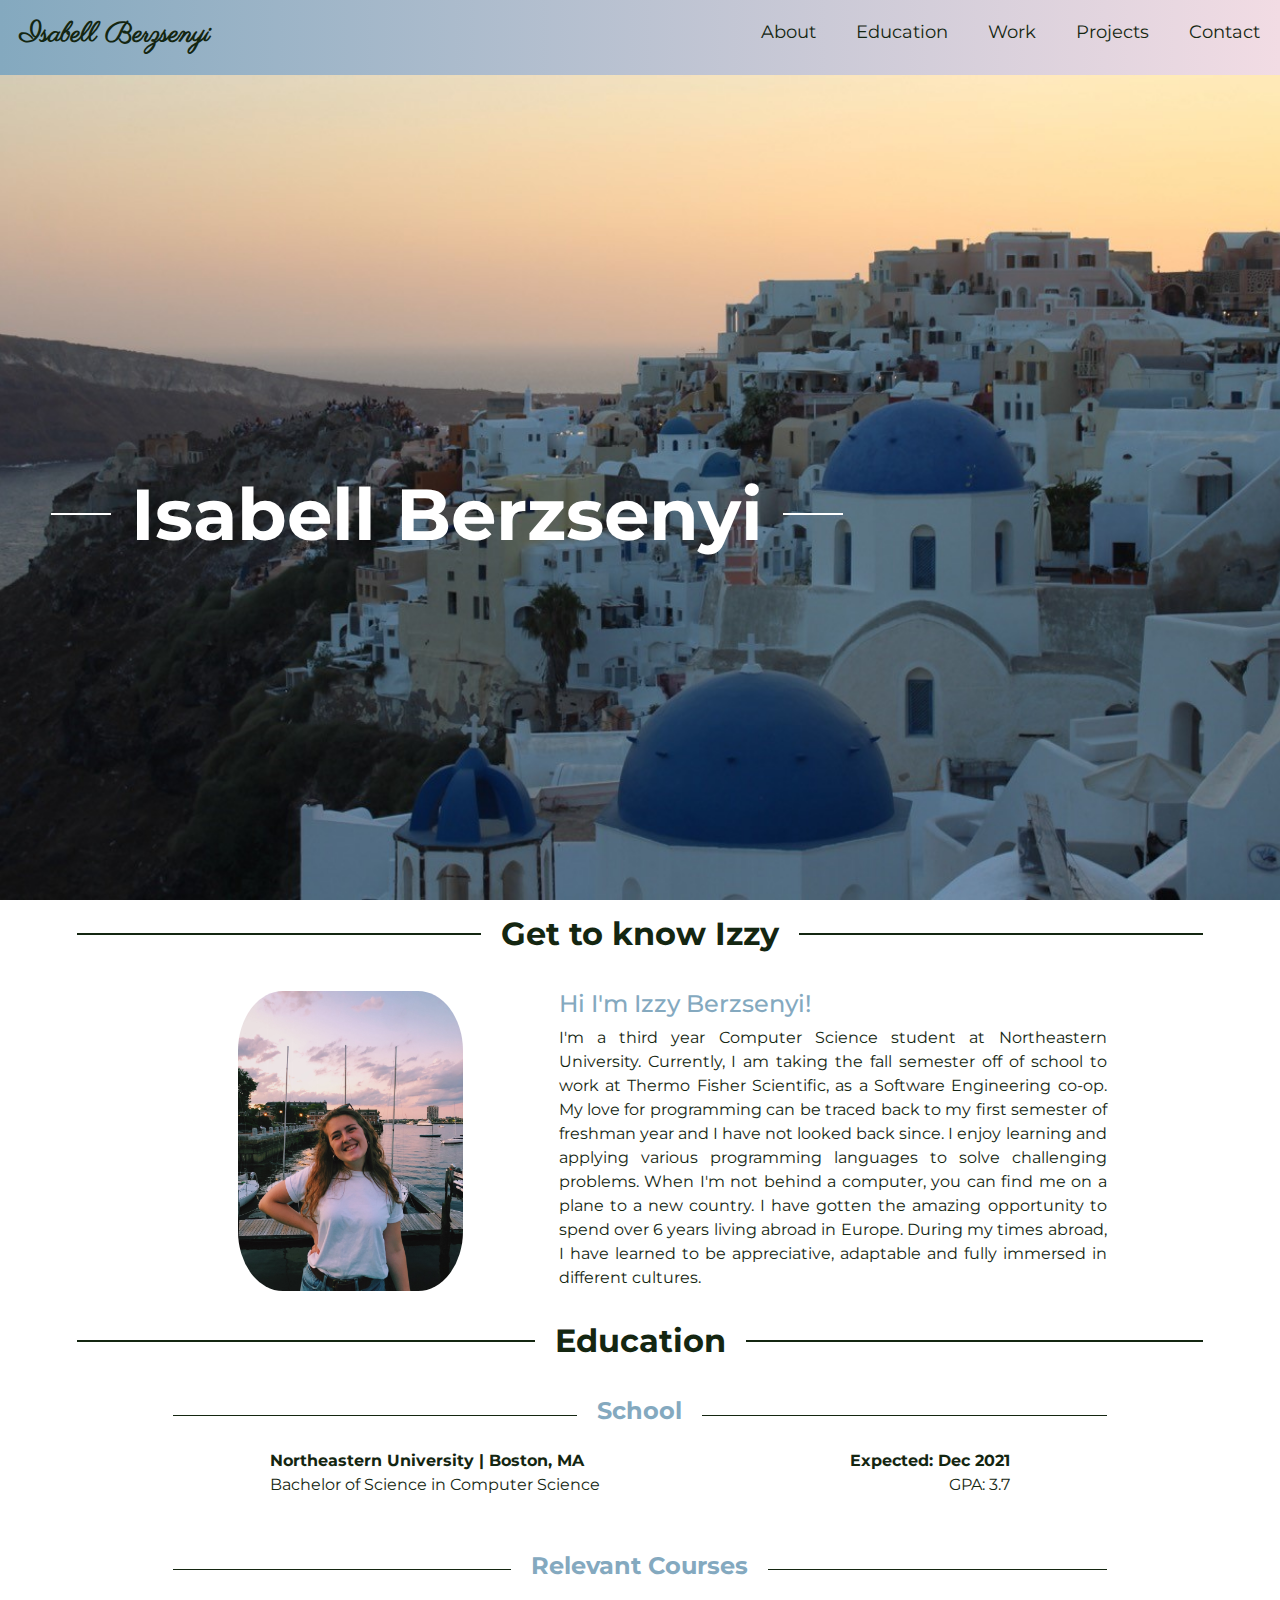
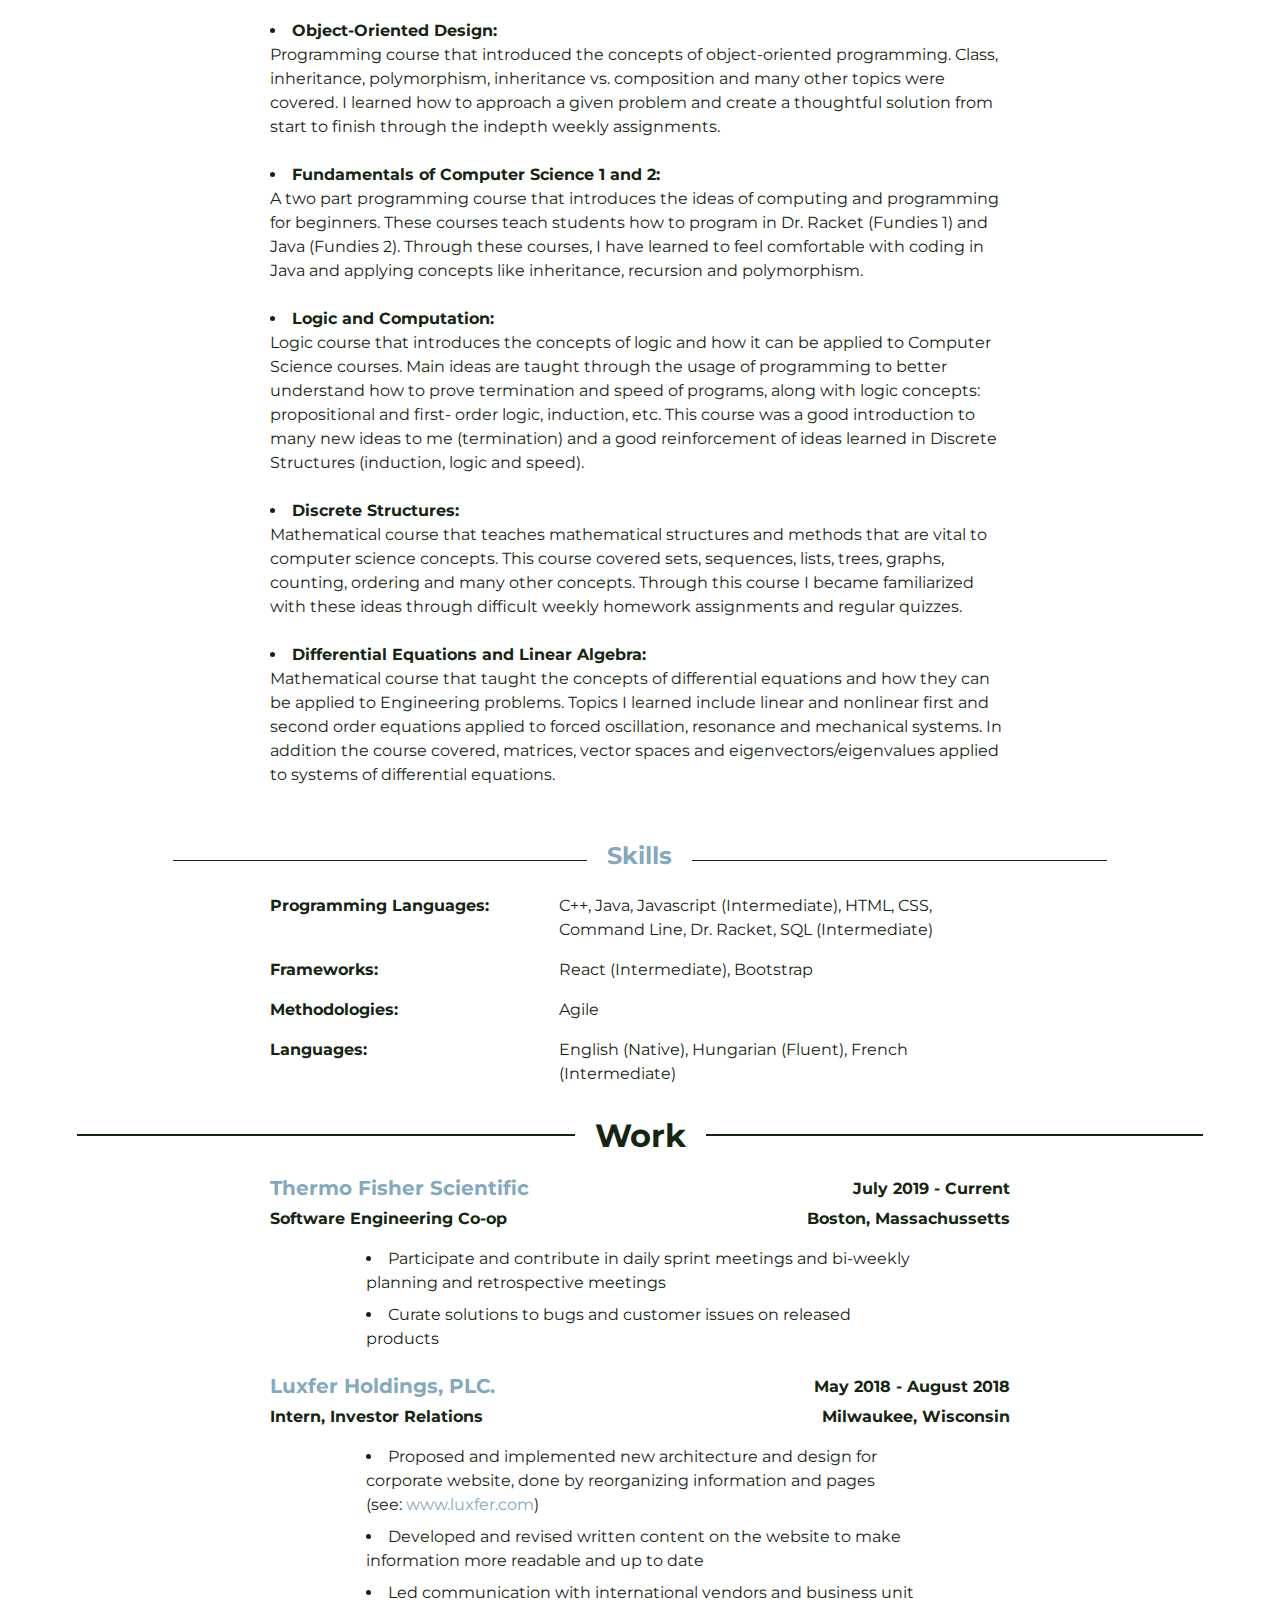
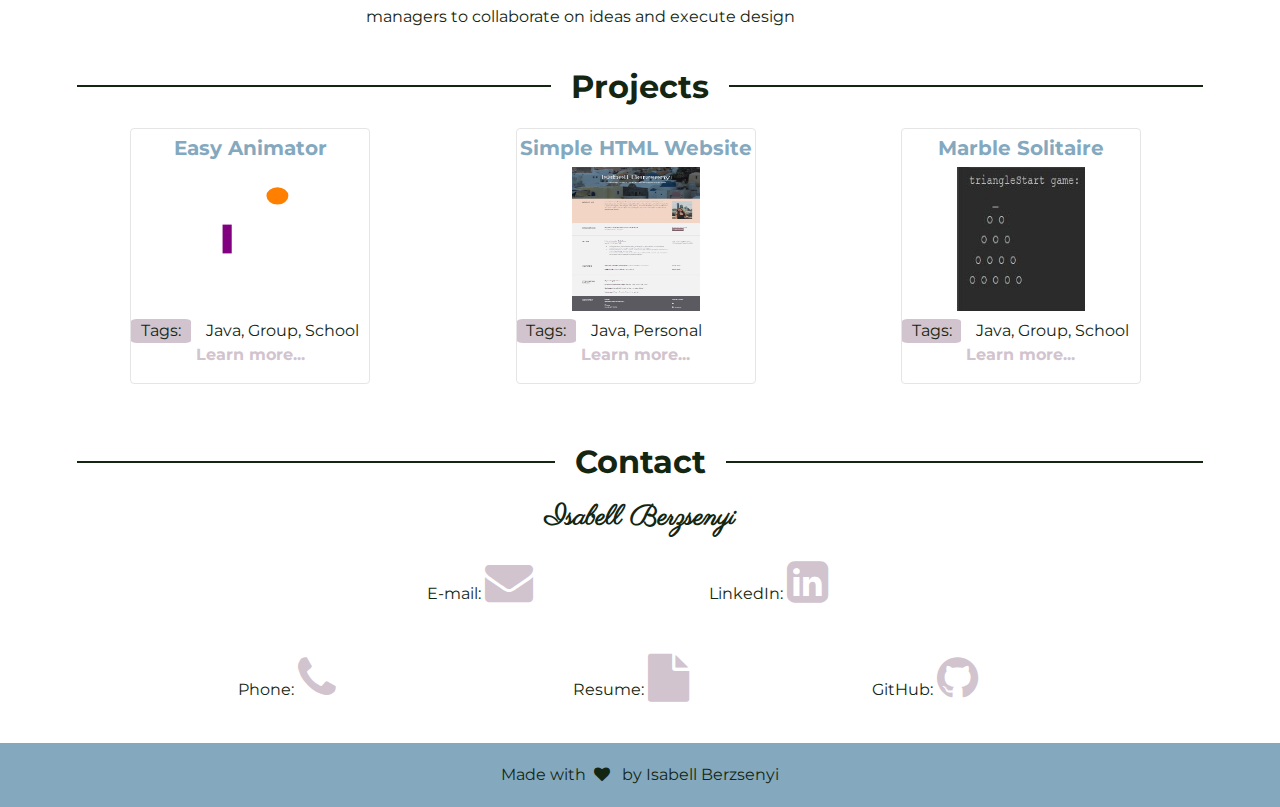
<file: index.html>
<!DOCTYPE html>
<html lang="en">
<head>
	<title>Isabell Berzsenyi's Website!</title>
	<!-- Required meta tags -->
	<meta charset="utf-8">
	<meta name="author" content="Isabell Berzsenyi">
	<meta name="viewport" content="width=device-width, initial-scale=1">
	<meta http-equiv="x-ua-compatible" content="ie=edge">

	<!-- Bootstrap CSS -->
	<link rel="stylesheet" href="css/bootstrap.min.css">
	<link rel="stylesheet" href="css/custom.css">
	<!-- Fonts -->
	<link href="https://fonts.googleapis.com/css?family=Montserrat|Parisienne&display=swap" rel="stylesheet">
	<link href='https://fonts.googleapis.com/css?family=Lato:400,700,900,300' rel='stylesheet' type='text/css'>
	<link href='http://fonts.googleapis.com/css?family=Open+Sans:400,300,300italic,400italic,600,600italic,700,700italic,800,800italic' rel='stylesheet' type='text/css'>
	<link href='https://fonts.googleapis.com/css?family=Raleway:400,300,600,700,900' rel='stylesheet' type='text/css'>
	<link rel="stylesheet" href="https://maxcdn.bootstrapcdn.com/font-awesome/4.4.0/css/font-awesome.min.css">
	<link rel="stylesheet" href="https://cdnjs.cloudflare.com/ajax/libs/font-awesome/4.7.0/css/font-awesome.min.css">
</head>

<body>
	<div class="page-container" id="wrapper">
		<!-- Header Title -->
		<header>

			<div id="navbar">
				<!-- Logo -->
				<a href="index.html" id="logo"><h3 id="cursive">Isabell Berzsenyi</h3></a>
					<!-- Navigation -->
					<div id="navbar-right">
						<a href=#about>About</a>
						<a href=#education>Education</a>
						<a href=#work>Work</a>
						<a href=#project>Projects</a>
						<a href=#contact>Contact</a>
					</div>
				</div>

				<div class="row centered">
					<div class="col-md-8" id="header-title">
						<h2 class="display-2" id="section-title">Isabell Berzsenyi</h2>
					</div>
				</div>
			</header>

			<!-- About -->
			<section class="about section-title" id="about">
				<div class="container">
					<div class="row centered">
						<div class="col-md-12">
							<h2 id="section-title">Get to know Izzy</h2>
						</div>
					</div>
					<div class="row centered">
						<div class="col-md-4 col-md-offset-1">
							<p><img src="img/me2.jpg" alt="Picture of me" id="biopic"></p>
						</div>
						<div class="col-md-6" id="bio">
							<h4 id="position-left"> Hi I'm Izzy Berzsenyi! </h4>
							<p class="bio-words">I'm a third year Computer Science student at Northeastern University. Currently, I am taking the fall
								semester off of school to work at Thermo Fisher Scientific, as a Software Engineering co-op. My love for programming can be
								traced back to my first semester of freshman year and I have not looked back since. I enjoy learning and applying various programming
								languages to solve challenging problems. When I'm not behind a computer, you can find me on a plane to a new country. I have gotten
								the amazing opportunity to spend over 6 years living abroad in Europe. During my times abroad, I have learned to be appreciative,
								adaptable and fully immersed in different cultures. </p>
						</div>
					</div>
				</div>
			</section>

			<!-- Education -->
			<section class="education section-title" id="education">
				<div class="container">
					<div class="row centered">
						<div class="col-md-12">
							<h2 id="section-title">Education</h2>
						</div>
					</div>

					<!-- School -->
					<div class="row centered">
						<div class="col-md-10 col-md-offset-1" id="small-section">
							<h4 id="position-left"><b>School</b></h4>
						</div>
					</div>
					<div class="row centered">
						<div class="col-md-5 col-md-offset-2">
							<p id="position-left" class="tight"><b>Northeastern University | Boston, MA</b></p>
							<p id="position-left">Bachelor of Science in Computer Science</p><br>
						</div>
						<div class="col-md-3">
							<p id="position-right" class="tight"><b>Expected: Dec 2021</b></p>
							<p id="position-right">GPA: 3.7</p>
						</div>
					</div>

					<!-- Relevant Courses -->
					<div class="row centered">
						<div class="col-md-10 col-md-offset-1" id="small-section">
							<h4 id="position-left"><b>Relevant Courses</b></h4>
						</div>
					</div>
					<div class="row centered">
						<div class="col-md-8 col-md-offset-2">
							<p><ul id="position-left">
								<li><b>Object-Oriented Design: </b> <p id="p-justify">Programming course that introduced the concepts of object-oriented programming. Class, inheritance, polymorphism,
									inheritance vs. composition and many other topics were covered. I learned how to approach a given problem and create a thoughtful solution from
									start to finish through the indepth weekly assignments. </p></li>
								<li><b>Fundamentals of Computer Science 1 and 2: </b> <p id="p-justify">A two part programming course that introduces the ideas of computing and programming for beginners.
								These courses teach students how to program in Dr. Racket (Fundies 1) and Java (Fundies 2). Through these courses, I have learned to feel comfortable
								with coding in Java and applying concepts like inheritance, recursion and polymorphism.</p></li>
								<li><b>Logic and Computation: </b> <p id="p-justify">Logic course that introduces the concepts of logic and how it can be applied to Computer Science courses. Main ideas are
								taught through the usage of programming to better understand how to prove termination and speed of programs, along with logic concepts: propositional and first-
							order logic, induction, etc. This course was a good introduction to many new ideas to me (termination) and a good reinforcement of ideas learned in Discrete Structures
						(induction, logic and speed).</p></li>
								<li><b>Discrete Structures: </b> <p id="p-justify">Mathematical course that teaches mathematical structures and methods that are vital to computer science concepts. This course
								covered sets, sequences, lists, trees, graphs, counting, ordering and many other concepts. Through this course I became familiarized with these ideas through
							 difficult weekly homework assignments and regular quizzes. </p></li>
								<li><b>Differential Equations and Linear Algebra: </b> <p id="p-justify">Mathematical course that taught the concepts of differential equations and how they can be applied to Engineering
								 problems. Topics I learned include linear and nonlinear first and second order equations applied to forced oscillation, resonance and mechanical systems. In addition the course covered,
								  matrices, vector spaces and eigenvectors/eigenvalues applied to systems of differential equations.</p></li>
							</ul></p>
						</div>
					</div>

					<!-- Skills -->
					<div class="row centered">
						<div class="col-md-10 col-md-offset-1" id="small-section">
							<h4 id="position-left"><b>Skills</b></h4>
						</div>
					</div>

					<div class="row centered">
						<div class="col-md-3 col-md-offset-2">
							<p id="position-left"><b>Programming Languages:</b></p>
						</div>
						<div class="col-md-5">
							<p id="position-left">C++, Java, Javascript (Intermediate), HTML, CSS, Command Line, Dr. Racket, SQL (Intermediate)</p>
						</div>
					</div>

					<div class="row centered">
						<div class="col-md-3 col-md-offset-2">
							<p id="position-left"><b>Frameworks:</b></p>
						</div>
						<div class="col-md-5">
							<p id="position-left">React (Intermediate), Bootstrap</p>
						</div>
					</div>

					<div class="row centered">
						<div class="col-md-3 col-md-offset-2">
							<p id="position-left"><b>Methodologies:</b></p>
						</div>
						<div class="col-md-5">
							<p id="position-left">Agile</p>
						</div>
					</div>

					<div class="row centered">
						<div class="col-md-3 col-md-offset-2">
							<p id="position-left"><b>Languages:</b></p>
						</div>
						<div class="col-md-5">
							<p id="position-left">English (Native), Hungarian (Fluent), French (Intermediate)</p>
						</div>
					</div>

				</div>
			</section>

			<!-- Work Experience -->
			<section class="work section-title" id="work">
				<div class="container">
					<div class="row centered">
						<div class="col-md-12">
							<h2 id="section-title">Work</h2>
						</div>
					</div>
					<!-- Work Experience 1 -->
					<div class="row centered work">
						<div class="col-md-4 col-md-offset-2">
							<!-- Company -->
							<h5 id="position-left"><b>Thermo Fisher Scientific</b></h5>
						</div>
						<div class="col-md-4">
							<!-- Time -->
							<p id="position-right" class="tight"><b>July 2019 - Current</b></p>
						</div>
					</div>
					<div class="row centered">
						<div class="col-md-4 col-md-offset-2">
							<!-- Position -->
							<p id="position-left"><b>Software Engineering Co-op</b></p>
						</div>
						<div class="col-md-4">
							<!-- Location -->
							<p id="position-right" class="tight"><b>Boston, Massachussetts</b></p>
						</div>
					</div>
					<div class="row centered">
						<div class="col-md-6 col-md-offset-3">
							<ul id="position-left">
								<li>Participate and contribute in daily sprint meetings and bi-weekly planning and retrospective meetings</li>
								<li>Curate solutions to bugs and customer issues on released products</li>
							</ul>
						</div>
					</div>

					<!-- Work Experience 2 -->
					<div class="row centered work">
						<div class="col-md-4 col-md-offset-2">
							<h5 id="position-left"><b>Luxfer Holdings, PLC.</b></h5>
						</div>
						<div class="col-md-4">
							<p id="position-right" class="tight"><b>May 2018 - August 2018</b></p>
						</div>
					</div>
					<div class="row centered">
						<div class="col-md-4 col-md-offset-2">
							<p id="position-left"><b>Intern, Investor Relations</b></p>
						</div>
						<div class="col-md-4">
							<p id="position-right" class="tight"><b>Milwaukee, Wisconsin</b></p>
						</div>
					</div>
					<div class="row centered">
						<div class="col-md-6 col-md-offset-3">
							<ul id="position-left">
								<li>Proposed and implemented new architecture and design for corporate website, done by reorganizing information and pages (see: <a href="https://www.luxfer.com/" target="_blank">www.luxfer.com</a>)</li>
								<li>Developed and revised written content on the website to make information more readable and up to date </li>
								<li>Led communication with international vendors and business unit managers to collaborate on ideas and execute design</li>
							</ul>
						</div>
					</div>
				</div>
			</section>

			<!-- Project -->
			<section class="project section-title" id="project">
				<div class="container">
					<div class="row centered">
						<div class="col-md-12">
							<h2 id="section-title">Projects</h2>
						</div>
					</div>
					<div class="row centered bottom-space">
						<!-- Card 1 -->
						<div class="col-md-4">
							<div class="card" id="project-card">
								<div class="row">
									<div class="col-md-12">
										<h5 class="card-title tight"><b>Easy Animator</b></h5>
									</div>
								</div>
								<div class="row">
									<img
									src="img/projects/simple-example-with-loopback.svg"
									alt="svg of moving ellipse and rectangle"
									id="svg"/>
								</div>
								<div class="row">
									<div class="col-md-4"><p class="tight tag">Tags:</p></div>
									<div class="col-md-8 tight">
										<p id="position-left" class="tight">Java, Group, School</p>
									</div>
								</div>

								<!-- Button for modal -->
								<div class="row tight">
									<div class="myBtn" data-modal="modal-window-one">Learn more...</div>
								</div>
								<!-- Modal -->
								<div id="modal-window-one" class="modal-window modal">
									<div class="modal-content">
										<div class="modal-header">
											<h2 class="popup-header">Easy Animator</h2>
										</div>
										<div class="modal-body">
											<div class="col-md-4">
												<img
												src="img/projects/toh-at-20.svg"
												alt="Image for animator project."
												id="project-svg"/>
											</div>
											<div class="col-md-8" id="project-info">
												<p>This program was assigned as a group homework assignment that spanned a couple weeks for my Object-Oriented Design course. Through this assignment the goal was to design a model, controller and view, in Java, to ultimately create an editor animator. The model is created to represent an animation model and all of its functionalities. The view is created to portray the animation in four different ways: svg, text, visual and edit view. The svg and text views output the animations to a file, and the visual and edit views are shown in a popup window to show the animation. The edit view will have a second window popup where all aspects of the animation can be changed (number of shapes, colors, speed, looping, play/ pause, etc). Lastly, the controller was designed to communicate between the model and view.</p>
												<br>
												<p>Through this program, I learned how to create a View class and implement it through the text, svg, visual and edit views. The assignment was assigned in a vague manner, giving us room for interpretation and control over how we chose to implement the program.</p>
											</div>
										</div>
										<div class="modal-footer" id="position-center">
											<div class="col-md-12">
												<p class="card-text" id="learn-more">
													This code is locked to prevent plagiarism, to learn more contact Izzy <i class="fa fa-envelope" id="social-media"></i></p>
											</div>
										</div>
									</div>
								</div>

							</div>
						</div>

						<!-- Card 2 -->
						<div class="col-md-4">
							<div class="card" id="project-card">
								<div class="row">
									<div class="col-md-12">
								<h5 class="card-title tight"><b>Simple HTML Website</b></h5>
							</div>
							</div>
								<div class="row">
								<img
								src="img/projects/simple_res.JPG"
								alt="Simple resume website jpg."
								id="svg"/>
							</div>
								<div class="row">
									<div class="col-md-4"><p class="tight tag">Tags:</p></div>
									<div class="col-md-8 tight">
										<p id="position-left" class="tight">Java, Personal</p>
									</div>
								</div>

								<!-- Button for modal -->
								<div class="row tight">
								<div class="myBtn" data-modal="modal-window-two">Learn more...</div>
							</div>
								<!-- Modal -->
								<div id="modal-window-two" class="modal-window modal">
									<div class="modal-content">
										<div class="modal-header">
											<h2 class="popup-header">Simple Resume Website</h2>
										</div>
										<div class="modal-body">
											<div class="col-md-4">
												<img
												src="img/projects/simple_res.JPG"
												alt="Image for simple resume project."
												id="project-img"/>
											</div>
											<div class="col-md-8" id="project-info">
												<p>I started this personal side project to portray my resume in a visual manner and to learn how to work in HTML and CSS. This is a simple one page HTML website styled with Bootstrap (Version 3.0) and custom CSS written by me. Through this project I learned what HTML tags are, how they can be used to style the HTML code. Lastly, I learned how to make the most of Boostrap to create a website that is responsive on various screen styles.</p>
											</div>
										</div>
										<div class="modal-footer" id="position-center">
											<div class="col-md-12">
												<p class="card-text" id="learn-more"><a href="https://github.com/isabellberzsenyi/Simple-Resume-HTML">To view code.</a></p><p>
													<a href="demos/old-html-website/index.html" target="_blank">To view demo.</a></p>
												</div>
											</div>
										</div>
									</div>
								</div>
							</div>

						<!-- Card 3 -->
						<div class="col-md-4">
							<div class="card" id="project-card">
								<div class="row">
									<div class="col-md-12">
								<h5 class="card-title tight"><b>Marble Solitaire</b></h5>
							</div>
						</div>
						<div class="row">
								<img
								src="img/projects/marble_solitaire.JPG"
								alt="Triangle marble solitaire."
								id="svg"/>
							</div>
								<div class="row">
									<div class="col-md-4"><p class="tight tag">Tags:</p></div>
									<div class="col-md-8 tight">
										<p id="position-left" class="tight">Java, Group, School</p>
									</div>
								</div>

								<!-- Button for modal -->
								<div class="row tight">
								<div class="myBtn" data-modal="modal-window-three">Learn more...</div>
							</div>
								<!-- Modal -->
								<div id="modal-window-three" class="modal-window modal">
									<div class="modal-content">
										<div class="modal-header">
											<h2 class="popup-header">Marble Solitaire</h2>
										</div>
										<div class="modal-body">
											<div class="col-md-4">
												<img
												src="img/projects/marble_solitaire2.JPG"
												alt="Image for marble solitaire project."
												id="project-img"/>
											</div>
											<div class="col-md-8" id="project-info">
												<p>This program was assigned as a homework assignment that spanned a couple weeks for my Object-Oriented Design course. The goal of this assignment was to create a Marble Solitaire game in Java, by designing a model and controller then implementing each. The model represents the solitaire, and is implemented in three ways for three different shapes: European, Triangle and English. The controller was designed to communicate with the user through a Readable and Appendable to allow the user to play the game.</p>
												<br>
												<p>Through this assignment I learned how to implement multiple models and better abstract functions to reduce redundancies. In addition, I learned how to create a main function for the program to be run through.</p>
											</div>
										</div>
										<div class="modal-footer" id="position-center">
											<div class="col-md-12">
												<p class="card-text" id="learn-more">This code is locked to prevent plagiarism, to learn more contact Izzy <i class="fa fa-envelope" id="social-media"></i></p>
											</div>
										</div>
									</div>
								</div>
							</div>
						</div>
					</div>

					<!-- Row 2 -->
					<!--
					<div class="row centered bottom-space">

						<div class="col-md-4">
							<div class="card" id="project-card">
								<div class="row">
									<div class="col-md-12">
										<h5 class="card-title tight"><b>Project Name</b></h5>
									</div>
								</div>
								<div class="row">
									<img
									src="img/projects/simple-example-with-loopback.svg"
									alt="svg of moving ellipse and rectangle"
									id="svg"/>
								</div>
								<div class="row">
									<div class="col-md-4"><p class="tight tag">Tags:</p></div>
									<div class="col-md-8 tight">
										<p id="position-left" class="tight">Java, Group, School</p>
									</div>
								</div>
								<div class="row tight">
									<div class="myBtn" data-modal="modal-window-one">Learn more...</div>
								</div>
								<div id="modal-window-one" class="modal-window modal">
									<div class="modal-content">
										<div class="modal-header">
											<h2 class="popup-header">Project Name</h2>
										</div>
										<div class="modal-body">
											<div class="col-md-4">
												<img
												src="img/projects/toh-at-20.svg"
												alt="Image for animator project."
												id="project-svg"/>
											</div>
											<div class="col-md-8" id="project-info">
												<p>Description</p>
												<br>
												<p>Takeaways</p>
											</div>
										</div>
										<div class="modal-footer" id="position-center">
											<div class="col-md-12">
												<p class="card-text" id="learn-more"><a href="mailto:berzsenyi.i@husky.neu.edu">This code is locked to prevent plagiarism, to learn more contact Izzy <i class="fa fa-envelope" id="social-media"></i></a></p>
											</div>
										</div>
									</div>
								</div>

							</div>
						</div>
					</div> -->
				</div>
			</section>

			<!-- Contact -->
			<section class="contact bottom-space section-title" id="contact">
				<div class="container">
					<div class="row centered">
						<div class="col-md-12">
							<h2 id="section-title">Contact</h2>
						</div>
					</div>
					<div class="row centered">
						<div class="col-md-12">
							<h3 id="cursive">Isabell Berzsenyi </h3>
						</div>
					</div>
					<div class="row centered ">
						<div class="col-md-3 col-md-offset-3">
							<p id="position-center"> E-mail:
								<i class="fa fa-envelope fa-3x" id="social-media"></i>
							</p>
						</div>
						<div class="col-md-3">
							<p id="position-center"> LinkedIn:
								<a href="https://www.linkedin.com/in/isabell-berzsenyi" target="_blank"><i class="fa fa-linkedin-square fa-3x" id="social-media"></i></a>
							</p>
						</div>
					</div>
					<div class="row centered">
						<div class="col-md-3 col-md-offset-1">
							<p id="position-center"> Phone:
								<i class="fa fa-phone fa-3x" id="social-media"></i>
							</p>
						</div>
						<div class="col-md-3">
							<p id="position-right"> Resume:
								<!--<a href="RESUME.pdf" target="_blank">--><i class="fa fa-file fa-3x" id="social-media"></i><!--</a>-->
							</p>
						</div>
						<div class="col-md-3">
							<p id="position-right"> GitHub:
								<a href="https://github.com/isabellberzsenyi" target="_blank" ><i class="fa fa-github fa-3x" id="social-media"></i></a>
							</p>
						</div>
					</div>
				</div>
			</section>

			<!-- Footer section -->
			<footer>
				<p id="position-center">Made with<i class="fa fa-heart" id="footer-i"></i>    by Isabell Berzsenyi</p>
			</footer>
		</div>
	</body>
	<!-- JavaScripts -->
	<script src="js/main.js"></script>

	</html>
</file>
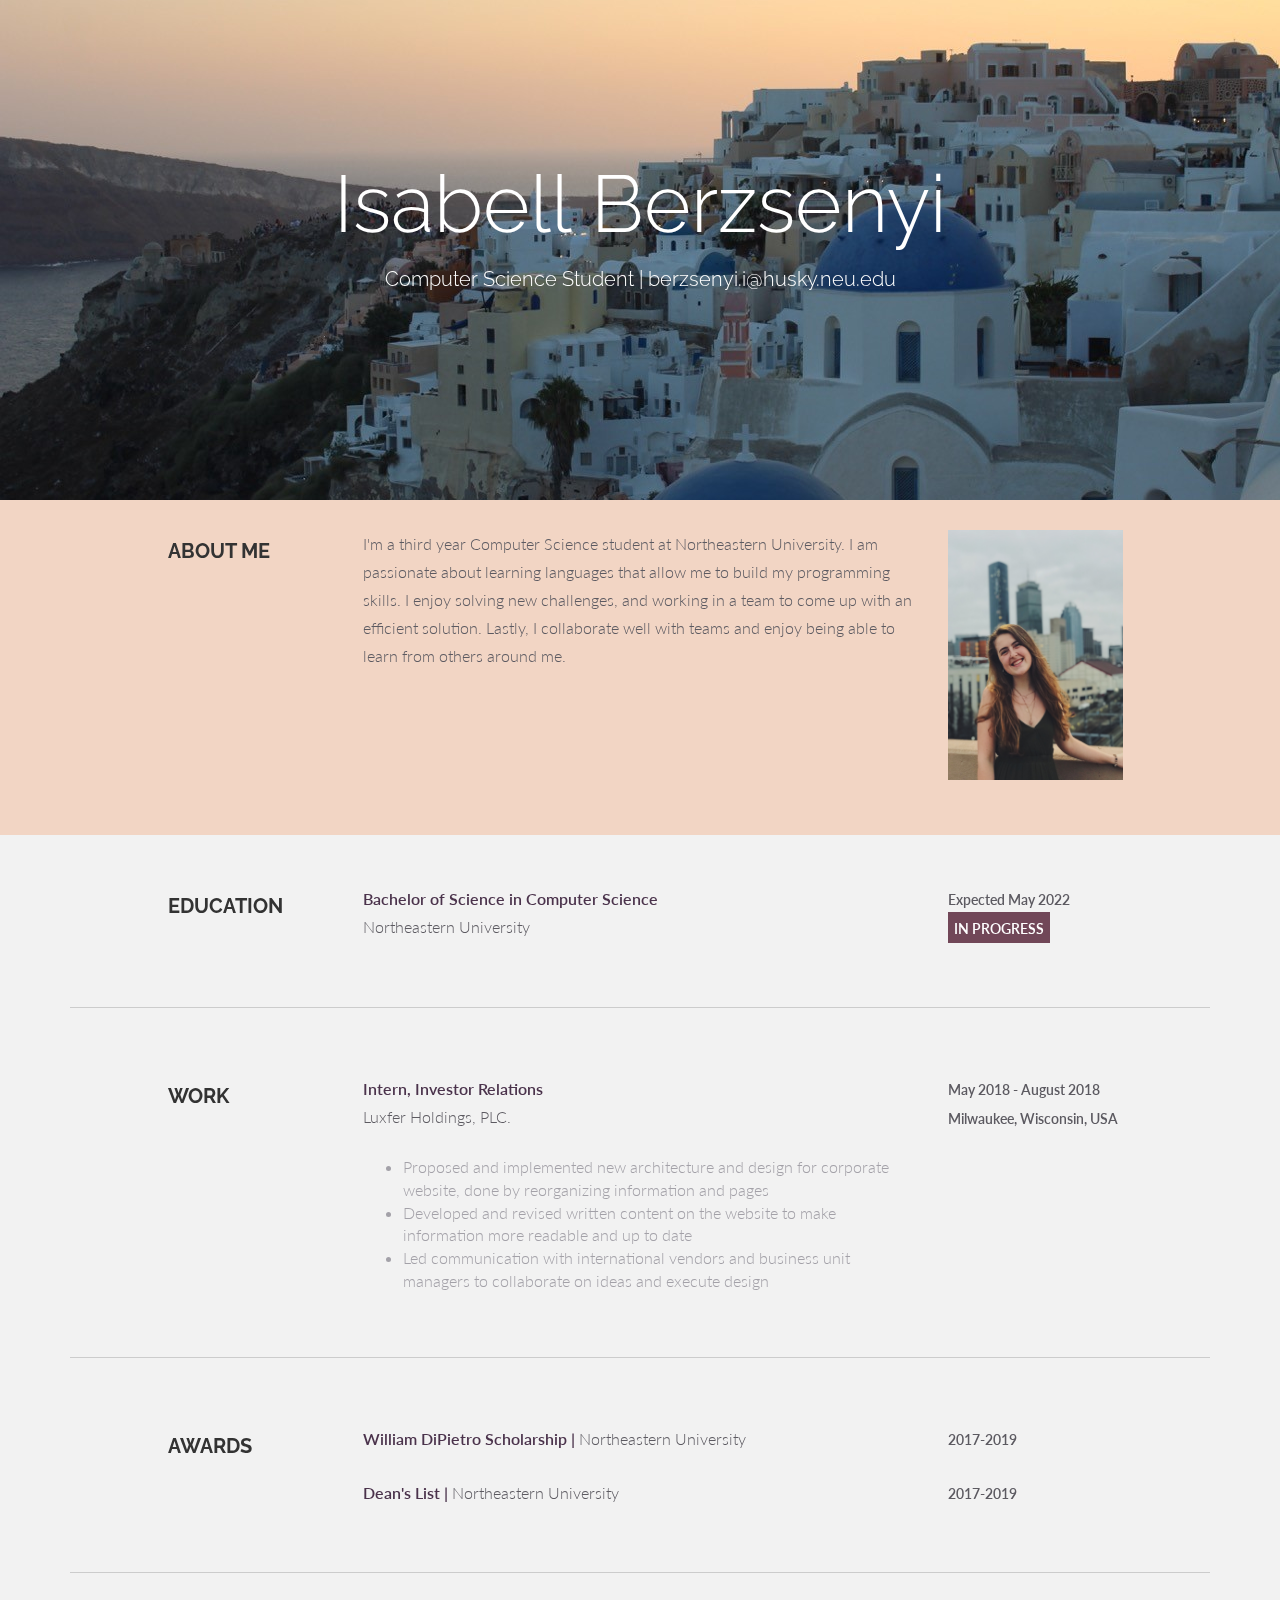
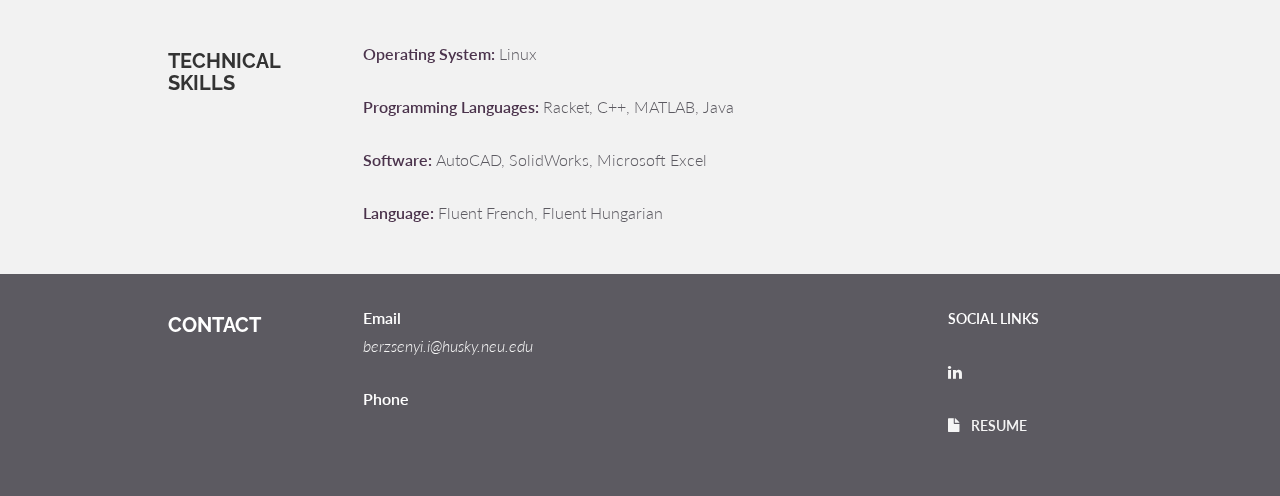
<file: demos/old-html-website/index.html>
<!DOCTYPE html>
<html lang="en">
<head>

	<meta charset="utf-8">
	<meta name="viewport" content="width=device-width, initial-scale=1.0, maximum-scale=1.0, user-scalable=no">	
	<meta name="description" content="Isabell's Professional Website">
	<meta name="author" content="Isabell is a third year Computer Science student at Northeastern University.">
	<link rel="shortcut icon" href="favicon.ico">
	<link rel="apple-touch-icon" href="icon.png" />

	<title>Isabell Berzsenyi</title>

	<!-- Bootstrap core CSS -->
	<link href="css/bootstrap.css" rel="stylesheet">
	<link rel="stylesheet" href="css/font-awesome.min.css">

	<!-- Link the main.css stylesheet -->
	<link href="css/main.css" rel="stylesheet">

	<!-- OPTIONAL: Google Fonts (don't forget to edit main.css also) -->
	<link href='//fonts.googleapis.com/css?family=Lato:300,400,700,300italic,400italic' rel='stylesheet' type='text/css'>
	<link href='//fonts.googleapis.com/css?family=Raleway:400,300,700' rel='stylesheet' type='text/css'>
</head>

<body>
	<div class="page-container">
		<!-- Header -->
		<div class="header" id="headerwrap">
			<div class="container">
				<div class="row centered">
					<div class="col-lg-12 animated fadeIn">
						<h1>Isabell Berzsenyi</h1>
						<h3>Computer Science Student | 
							<a href="mailto:berzsenyi.i@husky.neu.edu">berzsenyi.i@husky.neu.edu</a>
						</h3>
					</div>
				</div>
			</div>
		</div>

		<section id="about" name="about"></section>
		<div class="about">
			<div class="container">
				<div class="row"> 
					<div class="col-lg-2 col-lg-offset-1">
						<h5>ABOUT ME</h5>
					</div>
					<div class="col-lg-6" >
						<p> I'm a third year Computer Science student at Northeastern University. I am passionate about learning  languages that allow me to build my programming skills. I enjoy solving new challenges, and working in a team to come up with an efficient solution. Lastly, I collaborate well with teams and enjoy being able to learn from others around me.            
						</div>
						<div class="col-lg-3">
							<p><img src="me2.jpg" alt="Picture of me" height = 250px width = 175px ></p>
						</div>

					</div><!--/.row-->
				</div><!--/.container-->
			</div><!--/ #intro--> 

			<section id="resume" name="resume"></section>
			<!-- EDUCATION SECTION -->
			<div class="container desc">
				<div class="row">

					<div class="col-lg-2 col-lg-offset-1">
						<h5>EDUCATION</h5>
					</div>
					<!-- education line 1 -->
					<div class="col-lg-6">
						<p><t>Bachelor of Science in Computer Science</t><br/>
							Northeastern University
							<!--<br/><i>Boston, MA</i>-->

						</p>
					</div>
					<div class="col-lg-3">
						<p><sm>Expected May 2022</sm><br/>
							<imp><sm>IN PROGRESS</sm></imp>
						</p>
					</div>
				</div><!--/.row -->
				<br>
				<hr>
			</div><!--/.container -->

			<!-- WORK SECTION -->
			<div class="container desc">
				<div class="row">

					<div class="col-lg-2 col-lg-offset-1">
						<h5>WORK</h5>
					</div>
					<!-- work line 1 -->
					<div class="col-lg-6">
						<p class="tight"><t>Intern, Investor Relations</t><br/>
							Luxfer Holdings, PLC. <br/>

						</p>
						<p><more> <ul>
							<li>Proposed and implemented new architecture and design for corporate website, done by reorganizing information and pages</li>
							<li>Developed and revised written content on the website to make information more readable and up to date</li>
							<li>Led communication with international vendors and business unit managers to collaborate on ideas and execute design</li>
						</ul> </more></p>
					</div>
					<div class="col-lg-3">
						<p><sm>May 2018 - August 2018 <br/>
							Milwaukee, Wisconsin, USA
						</sm></p>
					</div>
				</div><!--/.row -->
				<br>
				<hr>
			</div><!--/.container -->


			<!-- AWARDS SECTION -->
			<div class="container desc">
				<div class="row">
					<div class="col-lg-2 col-lg-offset-1">
						<h5>AWARDS</h5>
					</div>

					<!-- awards line 1-->
					<div class="col-lg-6">
						<p><t>William DiPietro Scholarship | </t>
							Northeastern University<br/>
						</p>
					</div>
					<div class="col-lg-3">
						<p><sm>2017-2019</sm></p>
					</div>
					<!-- awards line 2-->
					<div class="col-lg-6 col-lg-offset-3">
						<p class"tight"><t>Dean's List | </t>
							Northeastern University<br/>
						</p>
					</div>
					<div class="col-lg-3">
						<p><sm>2017-2019</sm></p>
					</div>
				</div><!--/.row -->
				<br>
				<hr>
			</div><!--/.container -->

			<!-- TECHNICAL SKILLS SECTION -->
			<div class="container desc">
				<div class="row">
					<div class="col-lg-2 col-lg-offset-1">
						<h5>TECHNICAL SKILLS</h5>
					</div>
					<!-- technical skill line 1-->
					<div class="col-lg-6">
						<p><t>Operating System: </t>
							Linux<br/>
						</p>
					</div>

					<!-- technical skill line 2-->
					<div class="col-lg-6">
						<p><t>Programming Languages: </t>
							Racket, C++, MATLAB, Java<br/>
						</p>
					</div>

					<!-- technical skill line 3-->
					<div class="col-lg-6 col-lg-offset-3">
						<p><t>Software: </t>
							AutoCAD, SolidWorks, Microsoft Excel<br/>
						</p>
					</div>

					<!-- technical skill line 4-->
					<div class="col-lg-6 col-lg-offset-3">
						<p><t>Language: </t>
							Fluent French, Fluent Hungarian<br/>
						</p>
					</div>
				</div><!--/.row -->
				<br>
			</div><!--/.container -->
		</body>

		<section id="contact" name="contact"></section>
		<!--FOOTER DESCRIPTION -->
		<div id="footwrap" class="footer">
			<div class="container">
				<div class="row">

					<div class="col-lg-2 col-lg-offset-1">
						<h5>CONTACT</h5>
					</div>
					<!-- EDIT: email -->
					<div class="col-lg-6">
						<p><t>Email</t><br/>
							<i><a href="mailto:berzsenyi.i@husky.neu.edu" class="mail">berzsenyi.i@husky.neu.edu</a> </i><br/>
						</p>
						<!-- EDIT: phone number -->
						<p><t>Phone</t><br/>
							<i></i> <br/>
						</p>
					</div>
					<div class="col-lg-3">
						<p><sm>SOCIAL LINKS</sm></p>
						<p>
							<!-- EDIT: Social Links. Replace # with your URL for each -->
							<a href="https://www.linkedin.com/in/isabell-berzsenyi" target="_blank"><i class="icon-linkedin"></i></a>
						</p>
						<p><a href="RESUME.pdf"><i class="icon-file"></i> <sm>RESUME</sm></a></p>
					</div>
				</div><!--/.row -->
			</div><!--/.container -->
		</div><!--/ #footer -->
	</div>
	</html>
</file>
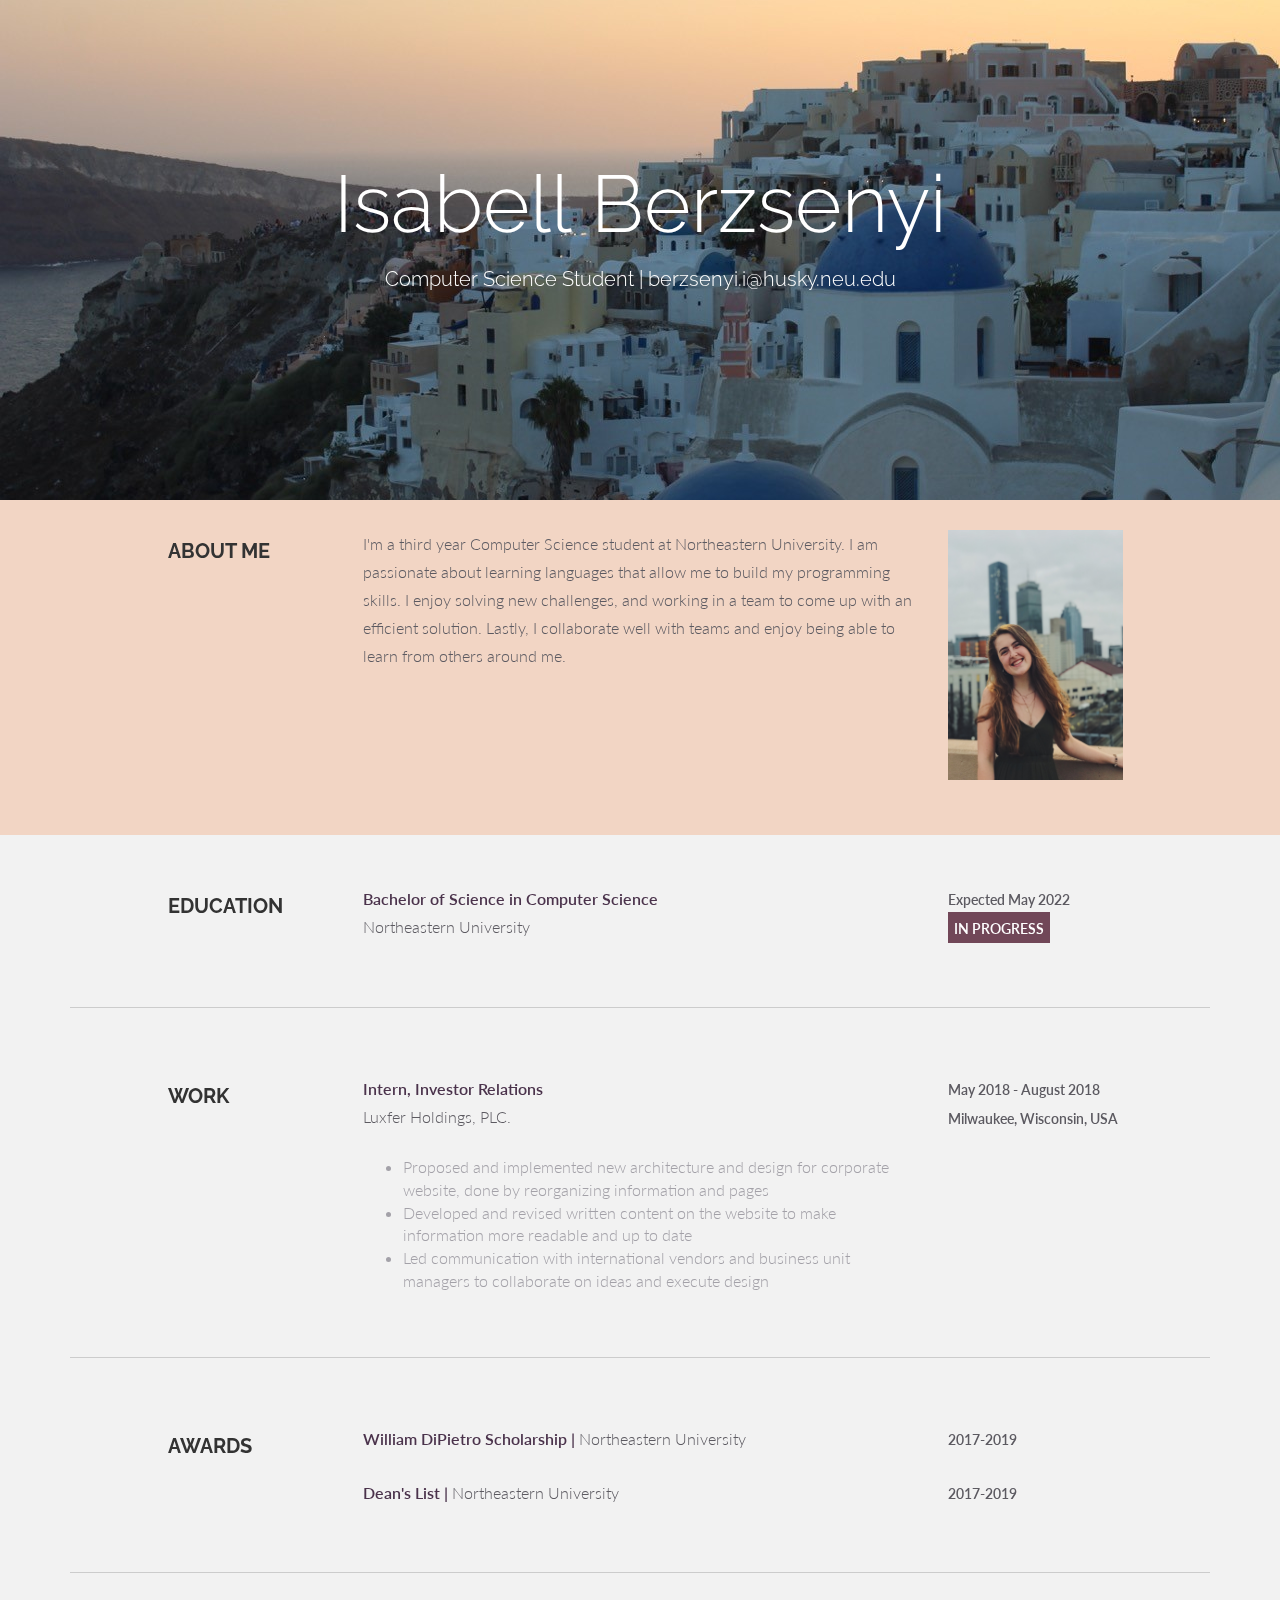
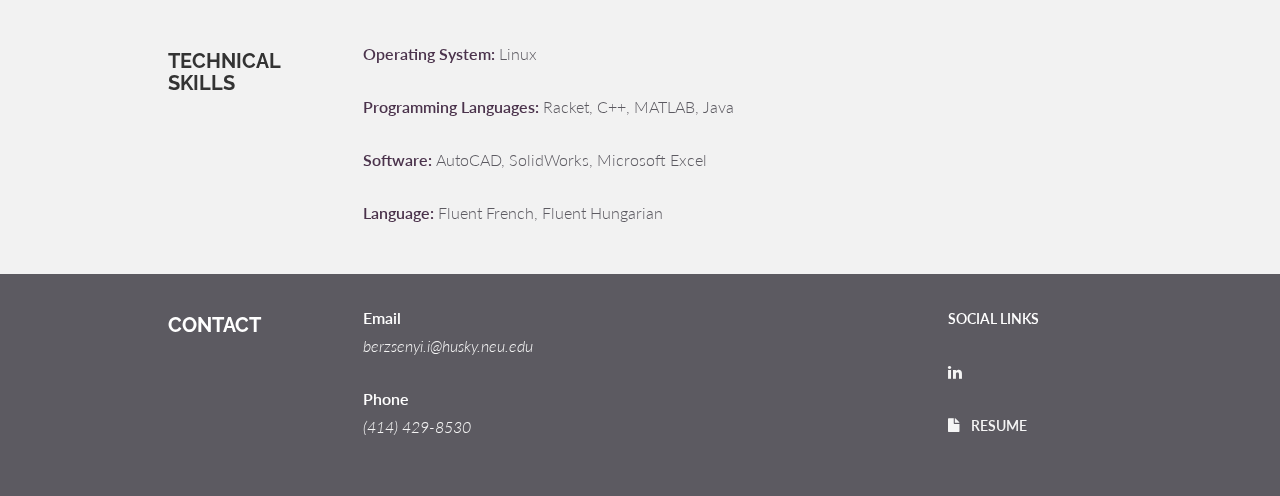
<file: img/projects/New Website/demos/old-html-website/index.html>
<!DOCTYPE html>
<html lang="en">
<head>

	<meta charset="utf-8">
	<meta name="viewport" content="width=device-width, initial-scale=1.0, maximum-scale=1.0, user-scalable=no">	
	<meta name="description" content="Isabell's Professional Website">
	<meta name="author" content="Isabell is a third year Computer Science student at Northeastern University.">
	<link rel="shortcut icon" href="favicon.ico">
	<link rel="apple-touch-icon" href="icon.png" />

	<title>Isabell Berzsenyi</title>

	<!-- Bootstrap core CSS -->
	<link href="css/bootstrap.css" rel="stylesheet">
	<link rel="stylesheet" href="css/font-awesome.min.css">

	<!-- Link the main.css stylesheet -->
	<link href="css/main.css" rel="stylesheet">

	<!-- OPTIONAL: Google Fonts (don't forget to edit main.css also) -->
	<link href='//fonts.googleapis.com/css?family=Lato:300,400,700,300italic,400italic' rel='stylesheet' type='text/css'>
	<link href='//fonts.googleapis.com/css?family=Raleway:400,300,700' rel='stylesheet' type='text/css'>
</head>

<body>
	<div class="page-container">
		<!-- Header -->
		<div class="header" id="headerwrap">
			<div class="container">
				<div class="row centered">
					<div class="col-lg-12 animated fadeIn">
						<h1>Isabell Berzsenyi</h1>
						<h3>Computer Science Student | 
							<a href="mailto:berzsenyi.i@husky.neu.edu">berzsenyi.i@husky.neu.edu</a>
						</h3>
					</div>
				</div>
			</div>
		</div>

		<section id="about" name="about"></section>
		<div class="about">
			<div class="container">
				<div class="row"> 
					<div class="col-lg-2 col-lg-offset-1">
						<h5>ABOUT ME</h5>
					</div>
					<div class="col-lg-6" >
						<p> I'm a third year Computer Science student at Northeastern University. I am passionate about learning  languages that allow me to build my programming skills. I enjoy solving new challenges, and working in a team to come up with an efficient solution. Lastly, I collaborate well with teams and enjoy being able to learn from others around me.            
						</div>
						<div class="col-lg-3">
							<p><img src="me2.jpg" alt="Picture of me" height = 250px width = 175px ></p>
						</div>

					</div><!--/.row-->
				</div><!--/.container-->
			</div><!--/ #intro--> 

			<section id="resume" name="resume"></section>
			<!-- EDUCATION SECTION -->
			<div class="container desc">
				<div class="row">

					<div class="col-lg-2 col-lg-offset-1">
						<h5>EDUCATION</h5>
					</div>
					<!-- education line 1 -->
					<div class="col-lg-6">
						<p><t>Bachelor of Science in Computer Science</t><br/>
							Northeastern University
							<!--<br/><i>Boston, MA</i>-->

						</p>
					</div>
					<div class="col-lg-3">
						<p><sm>Expected May 2022</sm><br/>
							<imp><sm>IN PROGRESS</sm></imp>
						</p>
					</div>
				</div><!--/.row -->
				<br>
				<hr>
			</div><!--/.container -->

			<!-- WORK SECTION -->
			<div class="container desc">
				<div class="row">

					<div class="col-lg-2 col-lg-offset-1">
						<h5>WORK</h5>
					</div>
					<!-- work line 1 -->
					<div class="col-lg-6">
						<p class="tight"><t>Intern, Investor Relations</t><br/>
							Luxfer Holdings, PLC. <br/>

						</p>
						<p><more> <ul>
							<li>Proposed and implemented new architecture and design for corporate website, done by reorganizing information and pages</li>
							<li>Developed and revised written content on the website to make information more readable and up to date</li>
							<li>Led communication with international vendors and business unit managers to collaborate on ideas and execute design</li>
						</ul> </more></p>
					</div>
					<div class="col-lg-3">
						<p><sm>May 2018 - August 2018 <br/>
							Milwaukee, Wisconsin, USA
						</sm></p>
					</div>
				</div><!--/.row -->
				<br>
				<hr>
			</div><!--/.container -->


			<!-- AWARDS SECTION -->
			<div class="container desc">
				<div class="row">
					<div class="col-lg-2 col-lg-offset-1">
						<h5>AWARDS</h5>
					</div>

					<!-- awards line 1-->
					<div class="col-lg-6">
						<p><t>William DiPietro Scholarship | </t>
							Northeastern University<br/>
						</p>
					</div>
					<div class="col-lg-3">
						<p><sm>2017-2019</sm></p>
					</div>
					<!-- awards line 2-->
					<div class="col-lg-6 col-lg-offset-3">
						<p class"tight"><t>Dean's List | </t>
							Northeastern University<br/>
						</p>
					</div>
					<div class="col-lg-3">
						<p><sm>2017-2019</sm></p>
					</div>
				</div><!--/.row -->
				<br>
				<hr>
			</div><!--/.container -->

			<!-- TECHNICAL SKILLS SECTION -->
			<div class="container desc">
				<div class="row">
					<div class="col-lg-2 col-lg-offset-1">
						<h5>TECHNICAL SKILLS</h5>
					</div>
					<!-- technical skill line 1-->
					<div class="col-lg-6">
						<p><t>Operating System: </t>
							Linux<br/>
						</p>
					</div>

					<!-- technical skill line 2-->
					<div class="col-lg-6">
						<p><t>Programming Languages: </t>
							Racket, C++, MATLAB, Java<br/>
						</p>
					</div>

					<!-- technical skill line 3-->
					<div class="col-lg-6 col-lg-offset-3">
						<p><t>Software: </t>
							AutoCAD, SolidWorks, Microsoft Excel<br/>
						</p>
					</div>

					<!-- technical skill line 4-->
					<div class="col-lg-6 col-lg-offset-3">
						<p><t>Language: </t>
							Fluent French, Fluent Hungarian<br/>
						</p>
					</div>
				</div><!--/.row -->
				<br>
			</div><!--/.container -->
		</body>

		<section id="contact" name="contact"></section>
		<!--FOOTER DESCRIPTION -->
		<div id="footwrap" class="footer">
			<div class="container">
				<div class="row">

					<div class="col-lg-2 col-lg-offset-1">
						<h5>CONTACT</h5>
					</div>
					<!-- EDIT: email -->
					<div class="col-lg-6">
						<p><t>Email</t><br/>
							<i><a href="mailto:berzsenyi.i@husky.neu.edu" class="mail">berzsenyi.i@husky.neu.edu</a> </i><br/>
						</p>
						<!-- EDIT: phone number -->
						<p><t>Phone</t><br/>
							<i><a  href="tel:4144298530" class="tel">(414) 429-8530</a></i> <br/>
						</p>
					</div>
					<div class="col-lg-3">
						<p><sm>SOCIAL LINKS</sm></p>
						<p>
							<!-- EDIT: Social Links. Replace # with your URL for each -->
							<a href="https://www.linkedin.com/in/isabell-berzsenyi" target="_blank"><i class="icon-linkedin"></i></a>
						</p>
						<p><a href="RESUME.pdf"><i class="icon-file"></i> <sm>RESUME</sm></a></p>
					</div>
				</div><!--/.row -->
			</div><!--/.container -->
		</div><!--/ #footer -->
	</div>
	</html>
</file>
<file: css/custom.css>
/* Font color: #142611 */
/* Body color: #FFFFFF */
/* Primary color: #84A9BF */
/* Secondary color: #D1C4CE*/

* {
	margin: 0;
	padding: 0;
	border: none;
	outline: none;
	word-wrap: break-word;
}

html, body {
	margin: 0;
	padding: 0;
	width:100%;
	overflow: auto;
}

body {
	padding-bottom: 25px;
	padding-top: 100vh;
	font-family: "Montserrat", serif;
	background-color: #FFFFFF;
	color: #142611;
}

html {
	position: relative;
	min-height: 100%;
}

#cursive {
	font-family: "Parisienne", cursive;
	font-weight: bolder;
	color: #142611;
}


h4, h5, a {
	color: #84A9BF;
}

a:hover {
	color: #D1C4CE;	
	text-decoration: none;
}

.popup-header {
	font-weight: bolder;
	padding-top: .5rem;
}

/* Section Info */
#section-title, 
#small-section {
	display: grid;
	align-items: center;
	text-align: center;
	grid-template-columns: minmax(20px, 1fr) auto 
	minmax(20px, 1fr);
	grid-gap: 20px;
	padding-top: 1rem;
	padding-bottom: 1rem;
	font-weight: bold;
}

#section-title:before, 
#section-title:after {
	content: "";
	border-top: 2px solid;
}

#small-section:before,
#small-section:after {
	content: "";
	border-top: 1px solid;
}


.centered {
	text-align: center;
}

/* Spacing and Positioning */

#position-left {
	text-align: left;
	margin-top: 0;
	padding-left: 0;
	margin-left: 0;
}


#position-right {
	text-align: right;
	padding-right: 0;
	margin-right: 0;

}

#position-center {
	text-align: center;
	padding: 0;
	margin: 0;
}

/*  make it so when it's below a certain pixel it is aligned center */

@media screen and (max-width: 800px) {
	#position-left {
		text-align: center;
	}
}

.tight {
	padding: 0;
	margin: 0;
}

.bottom-space {
	padding-bottom: 2rem;
}

.left-space {
	padding-left: 1.5rem;
	/*padding-right: 0;*/
}

ul {
	position-top: -1rem;
	list-style-position: inside;
}

ul li {
	padding-bottom: .5rem;
}

/* Navbar */
#navbar {
	height: 75px;
	overflow: hidden;
	background: -webkit-linear-gradient(to right, #84A9BF, #F2DCE4);
	background:    -moz-linear-gradient(to right, #84A9BF, #F2DCE4);
	background:         linear-gradient(to right, #84A9BF, #F2DCE4);
	padding: 90x 10px;
	transition: top 0.4s;
	position: fixed;
	width: 100%;
	top: 0;
	z-index: 99;
}

#navbar a {
	float: left;
	display: block;
	text-align: center;
	padding: 20px;
	text-decoration: none;
	font-size: 18px;
	line-height: 25px;
	border-radius: 4px;
	color: #142611;
}

#navbar #logo {
	font-size: 35px;
	font-weight: bold;
	transition: 0.4s;
}

#navbar #logo:hover,
#navbar a:hover,
#navbar a.active { 
	background-color: #D1C4CE;
	color: #142611;
}

#navbar-right {
	float: right;
}

/* Header Section */
header {
	background: #F2D5C4;
	background: url(../background.jpg) no-repeat center top;
	text-align: center;
	background-attachment: relative;
	background-position: center center;
	width: 100%;

	position: absolute;
	left: 0;
	top: 0;
	overflow: hidden;
	width: 100%;
	/* if you change height then change body top padding*/
	height: 100vh;
	color: white;

	-webkit-background-size: 100%;
	-moz-background-size: 100%;
	-o-background-size: 100%;
	background-size: 100%;

	-webkit-background-size: cover;
	-moz-background-size: cover;
	-o-background-size: cover;
	background-size: cover;
}

#header-title {
	padding-top: 35%;
	padding-left: 5%;
	color: #FFFFFF;
}


/* About */
#biopic {
	height: 300px;
	width: 225px;
	margin-top: 1rem;
	border-radius: 20%;
}

#bio {
	padding-top: 1rem;
}

.bio-words {
	text-align: justify;
}

/* Project Section */
#project-card {
	height: 16rem;
	width: 15rem;
	left: 15%;
}

#project-info {
	text-align: justify;
	padding-top: 1rem;
	padding-left: 4rem;
}

#project-svg {
	top: center;
	height: 10rem;
	width: 10rem;
}

#project-img {
	top: center;
	height: 15rem;
	width: 10rem;
	padding-top: 1rem;
	padding-bottom: 1rem;
}

#svg {
	padding-top: .5rem;
	padding-bottom: .5rem;
	height: 10rem;
	width: 8rem;
}

.card,
.card-text {
	padding-top: .5rem;
}

.tag {
	background-color: #D1C4CE;
	border-radius: 10%;
}

.info {
	border: 1px solid red;
}

.myBtn {
	background-color: transparent;
	color: #D1C4CE;
	font-weight: bold;
}

.myBtn:hover {
	color: #84A9BF;
	cursor: pointer;
}

.modal {
	display: none; /* Hidden by default */
	position: fixed; /*Stay in place*/
	z-index: 1; /* Sit on top */
	left: 0;
	top: 0;
	width: 100%;
	height: 100%; /* Full width and height */
	overflow: auto; /* Enable scroll if needed */
	background-color: rgb(0,0,0); /* Fallback color */
	background-color: rgba(1,1,0,0.4); /* Black w opacity */
}

.modal-content {
	position: relative;
	background-color: #FFFFFF;
	margin: 10% auto;
	padding: 0;
	width: 65%;
	border: 1px solid #888;
	box-shadow: 0 4px 8px 0 rgba(0,0,0,0.2),0 6px 20px 0 rgba(0,0,0,0.19);
	animation-name: animatetop;
	animation-duration: 0.4s;
}

@keyframes animatetop {
	from {
		top: -300px;
		opacity: 0;
	}
	to {
		top: 0;
		opacity: 1;
	}
}

.modal-header {
	font-weight: bolder;
}
.modal-body {
	padding-top: 1rem;
}

.modal-body,
.modal-footer,
.modal-header {
	padding: 2px 16px;
	background-color: #FFFFFF;
}

#learn-more {
	color: #84A9BF;
	font-weight: bold;
	border-top: 1px solid #142611;
	padding-bottom: .5rem;
}

/* Contact */
#contact i {
	color: #D1C4CE;
}

#contact i:hover {
	color: #84A9BF;
	text-decoration: none;
	outline: 0;
}

#social-media {
	padding: 1rem 2rem 2rem 0;
	position-left: .5rem;
}

footer {
	position: absolute;
	left: 0;
	bottom: 0;
	overflow: hidden;
	width: 100%;
	height: 4rem;
	line-height: 4rem;
	background-color: #84A9BF;
}

footer p {
	padding-left: 2rem;
	padding-bottom: 2rem;
}

footer i {
	height: 1rem;
	width: .5rem;
	padding-right: 1.5rem;
	padding-left: .5rem;
}
</file>
<file: demos/old-html-website/css/main.css>
body {
  background-color: #f2f2f2;
  font-family: "Lato"; /* OPTIONAL: Google Fonts - base font */
  font-weight: 300;
  font-size: 16px;
  color: #A3A1A8;

  -webkit-font-smoothing: antialiased;
  -webkit-overflow-scrolling: touch;
}

/* Titles */
h1, h2, h3, h4, h5, h6 {
  font-family: "Raleway"; /* OPTIONAL: Google Fonts - title font */
  font-weight: 300;
  color: #333;
}

h5 {
    font-size: 20px;
    font-weight: bold;
    color: #333;
}

/* Paragraph & Typographic */
p {
  line-height: 28px;
  margin-bottom: 25px;
}

.centered {
    text-align: center;
}

/* Links */
a {
  color: whitesmoke;
  word-wrap: break-word;

  -webkit-transition: color 0.1s ease-in, background 0.1s ease-in;
  -moz-transition: color 0.1s ease-in, background 0.1s ease-in;
  -ms-transition: color 0.1s ease-in, background 0.1s ease-in;
  -o-transition: color 0.1s ease-in, background 0.1s ease-in;
  transition: color 0.1s ease-in, background 0.1s ease-in;
}

a:hover,
a:focus {
  color: #F2D5C4;
  text-decoration: none;
  outline: 0;
}

a:before,
a:after {
  -webkit-transition: color 0.1s ease-in, background 0.1s ease-in;
  -moz-transition: color 0.1s ease-in, background 0.1s ease-in;
  -ms-transition: color 0.1s ease-in, background 0.1s ease-in;
  -o-transition: color 0.1s ease-in, background 0.1s ease-in;
  transition: color 0.1s ease-in, background 0.1s ease-in;
}

 hr {
  display: block;
  height: 1px;
  border: 0;
  border-top: 1px solid #ccc;
  margin: 1em 0;
  padding: 0;
}

/*---------------------------------------------------
  SECTION WRAPS
---------------------------------------------------*/

/* Header Wrap */
.header {
  background: #F2D5C4;
  background: url(../background.jpg) no-repeat center top;
  padding-top:140px;
  text-align:center;
  background-attachment: relative;
  background-position: center center;
  min-height: 500px;
  width: 100%;
  
  -webkit-background-size: 100%;
  -moz-background-size: 100%;
  -o-background-size: 100%;
  background-size: 100%;

  -webkit-background-size: cover;
  -moz-background-size: cover;
  -o-background-size: cover;
  background-size: cover;
}

.header h1 {
  font-size: 80px;
  color: white;
  background: rgba(0,0,0,0);
}

.header h3 {
  font-size: 20px;
  color: white;
}

.header h3 a {
  color: #fff;
}

/* About Wrap */
.about {
  background: #F2D5C4;
  padding-top: 30px;
  padding-bottom: 30px;
  color: black;
} 
.about p {
    color: #5C5A61;
}

.about i {
  color: white;
  font-size: 20px;
  padding-right: 8px;
  vertical-align: middle;
}

.footer {
  background: #5C5A61;
  padding-top: 30px;
  padding-bottom: 30px;
}

.footer p {
  color: white;
}

.footer h5 {
  color: white;
}

.footer t {
  font-weight: 600;
}

/* social icons: */
.footer i {
  padding-right: 8px;
  /*color: #1abc9c;*/
}

/* Global Values */

.desc {
  padding-top: 50px;
}

.desc p {
  color: #5C5A61;
}

.desc t {
  color: #4B334C;
  font-weight: 600;
}

.desc imp {
  padding: 6px;
  color: white;
  background: #714758;
    
}

.desc more {
  color: #4B334C;
}


sm {
  font-size: 14px;
    font-weight: 600;
}


.container .row p.tight {
  margin-bottom: 10px;
}

/* define some CSS3 animations: */
body {
  /* Addresses a small issue in webkit: http://bit.ly/NEdoDq */
  -webkit-backface-visibility: hidden;
}

.animated {
  -webkit-animation-duration: 4s;
  -moz-animation-duration: 4s;
  -o-animation-duration: 4s;
  animation-duration: 4s;
  -webkit-animation-fill-mode: both;
  -moz-animation-fill-mode: both;
  -o-animation-fill-mode: both;
  animation-fill-mode: both;
}

@-webkit-keyframes fadeIn {
  0% {
    opacity: 0; 
  }

  100% {
    opacity: 1; 
  }
}

@-moz-keyframes fadeIn {
  0% {
    opacity: 0;
  }

  100% {
    opacity: 1;
  }
}

@-o-keyframes fadeIn {
  0% {
    opacity: 0;
  }

  100% {
    opacity: 1;
  }
}

@keyframes fadeIn {
  0% {
    opacity: 0;
  }

  100% {
    opacity: 1;
  } 
}

.fadeIn {
  -webkit-animation-name: fadeIn;
  -moz-animation-name: fadeIn;
  -o-animation-name: fadeIn;
  animation-name: fadeIn;
}

/* 1 */
@-webkit-keyframes fadeInUp {
  0% {
    opacity: 0;
    -webkit-transform: translateY(20px);
  }

  100% {
    opacity: 1;
    -webkit-transform: translateY(0);
  }
}

@-moz-keyframes fadeInUp {
  0% {
    opacity: 0;
    -moz-transform: translateY(20px);
  }

  100% {
    opacity: 1;
    -moz-transform: translateY(0);
  }
}

@-o-keyframes fadeInUp {
  0% {
    opacity: 0;
    -o-transform: translateY(20px);
  }

  100% {
    opacity: 1;
    -o-transform: translateY(0);
  }
}

@keyframes fadeInUp {
  0% {
    opacity: 0;
    transform: translateY(20px);
  }

  100% {
    opacity: 1;
    transform: translateY(0);
  }
}

.fadeInUp {
  -webkit-animation-name: fadeInUp;
  -moz-animation-name: fadeInUp;
  -o-animation-name: fadeInUp;
  animation-name: fadeInUp;
  }
</file>
<file: img/projects/New Website/demos/old-html-website/css/main.css>
body {
  background-color: #f2f2f2;
  font-family: "Lato"; /* OPTIONAL: Google Fonts - base font */
  font-weight: 300;
  font-size: 16px;
  color: #A3A1A8;

  -webkit-font-smoothing: antialiased;
  -webkit-overflow-scrolling: touch;
}

/* Titles */
h1, h2, h3, h4, h5, h6 {
  font-family: "Raleway"; /* OPTIONAL: Google Fonts - title font */
  font-weight: 300;
  color: #333;
}

h5 {
    font-size: 20px;
    font-weight: bold;
    color: #333;
}

/* Paragraph & Typographic */
p {
  line-height: 28px;
  margin-bottom: 25px;
}

.centered {
    text-align: center;
}

/* Links */
a {
  color: whitesmoke;
  word-wrap: break-word;

  -webkit-transition: color 0.1s ease-in, background 0.1s ease-in;
  -moz-transition: color 0.1s ease-in, background 0.1s ease-in;
  -ms-transition: color 0.1s ease-in, background 0.1s ease-in;
  -o-transition: color 0.1s ease-in, background 0.1s ease-in;
  transition: color 0.1s ease-in, background 0.1s ease-in;
}

a:hover,
a:focus {
  color: #F2D5C4;
  text-decoration: none;
  outline: 0;
}

a:before,
a:after {
  -webkit-transition: color 0.1s ease-in, background 0.1s ease-in;
  -moz-transition: color 0.1s ease-in, background 0.1s ease-in;
  -ms-transition: color 0.1s ease-in, background 0.1s ease-in;
  -o-transition: color 0.1s ease-in, background 0.1s ease-in;
  transition: color 0.1s ease-in, background 0.1s ease-in;
}

 hr {
  display: block;
  height: 1px;
  border: 0;
  border-top: 1px solid #ccc;
  margin: 1em 0;
  padding: 0;
}

/*---------------------------------------------------
  SECTION WRAPS
---------------------------------------------------*/

/* Header Wrap */
.header {
  background: #F2D5C4;
  background: url(../background.jpg) no-repeat center top;
  padding-top:140px;
  text-align:center;
  background-attachment: relative;
  background-position: center center;
  min-height: 500px;
  width: 100%;
  
  -webkit-background-size: 100%;
  -moz-background-size: 100%;
  -o-background-size: 100%;
  background-size: 100%;

  -webkit-background-size: cover;
  -moz-background-size: cover;
  -o-background-size: cover;
  background-size: cover;
}

.header h1 {
  font-size: 80px;
  color: white;
  background: rgba(0,0,0,0);
}

.header h3 {
  font-size: 20px;
  color: white;
}

.header h3 a {
  color: #fff;
}

/* About Wrap */
.about {
  background: #F2D5C4;
  padding-top: 30px;
  padding-bottom: 30px;
  color: black;
} 
.about p {
    color: #5C5A61;
}

.about i {
  color: white;
  font-size: 20px;
  padding-right: 8px;
  vertical-align: middle;
}

.footer {
  background: #5C5A61;
  padding-top: 30px;
  padding-bottom: 30px;
}

.footer p {
  color: white;
}

.footer h5 {
  color: white;
}

.footer t {
  font-weight: 600;
}

/* social icons: */
.footer i {
  padding-right: 8px;
  /*color: #1abc9c;*/
}

/* Global Values */

.desc {
  padding-top: 50px;
}

.desc p {
  color: #5C5A61;
}

.desc t {
  color: #4B334C;
  font-weight: 600;
}

.desc imp {
  padding: 6px;
  color: white;
  background: #714758;
    
}

.desc more {
  color: #4B334C;
}


sm {
  font-size: 14px;
    font-weight: 600;
}


.container .row p.tight {
  margin-bottom: 10px;
}

/* define some CSS3 animations: */
body {
  /* Addresses a small issue in webkit: http://bit.ly/NEdoDq */
  -webkit-backface-visibility: hidden;
}

.animated {
  -webkit-animation-duration: 4s;
  -moz-animation-duration: 4s;
  -o-animation-duration: 4s;
  animation-duration: 4s;
  -webkit-animation-fill-mode: both;
  -moz-animation-fill-mode: both;
  -o-animation-fill-mode: both;
  animation-fill-mode: both;
}

@-webkit-keyframes fadeIn {
  0% {
    opacity: 0; 
  }

  100% {
    opacity: 1; 
  }
}

@-moz-keyframes fadeIn {
  0% {
    opacity: 0;
  }

  100% {
    opacity: 1;
  }
}

@-o-keyframes fadeIn {
  0% {
    opacity: 0;
  }

  100% {
    opacity: 1;
  }
}

@keyframes fadeIn {
  0% {
    opacity: 0;
  }

  100% {
    opacity: 1;
  } 
}

.fadeIn {
  -webkit-animation-name: fadeIn;
  -moz-animation-name: fadeIn;
  -o-animation-name: fadeIn;
  animation-name: fadeIn;
}

/* 1 */
@-webkit-keyframes fadeInUp {
  0% {
    opacity: 0;
    -webkit-transform: translateY(20px);
  }

  100% {
    opacity: 1;
    -webkit-transform: translateY(0);
  }
}

@-moz-keyframes fadeInUp {
  0% {
    opacity: 0;
    -moz-transform: translateY(20px);
  }

  100% {
    opacity: 1;
    -moz-transform: translateY(0);
  }
}

@-o-keyframes fadeInUp {
  0% {
    opacity: 0;
    -o-transform: translateY(20px);
  }

  100% {
    opacity: 1;
    -o-transform: translateY(0);
  }
}

@keyframes fadeInUp {
  0% {
    opacity: 0;
    transform: translateY(20px);
  }

  100% {
    opacity: 1;
    transform: translateY(0);
  }
}

.fadeInUp {
  -webkit-animation-name: fadeInUp;
  -moz-animation-name: fadeInUp;
  -o-animation-name: fadeInUp;
  animation-name: fadeInUp;
  }
</file>
